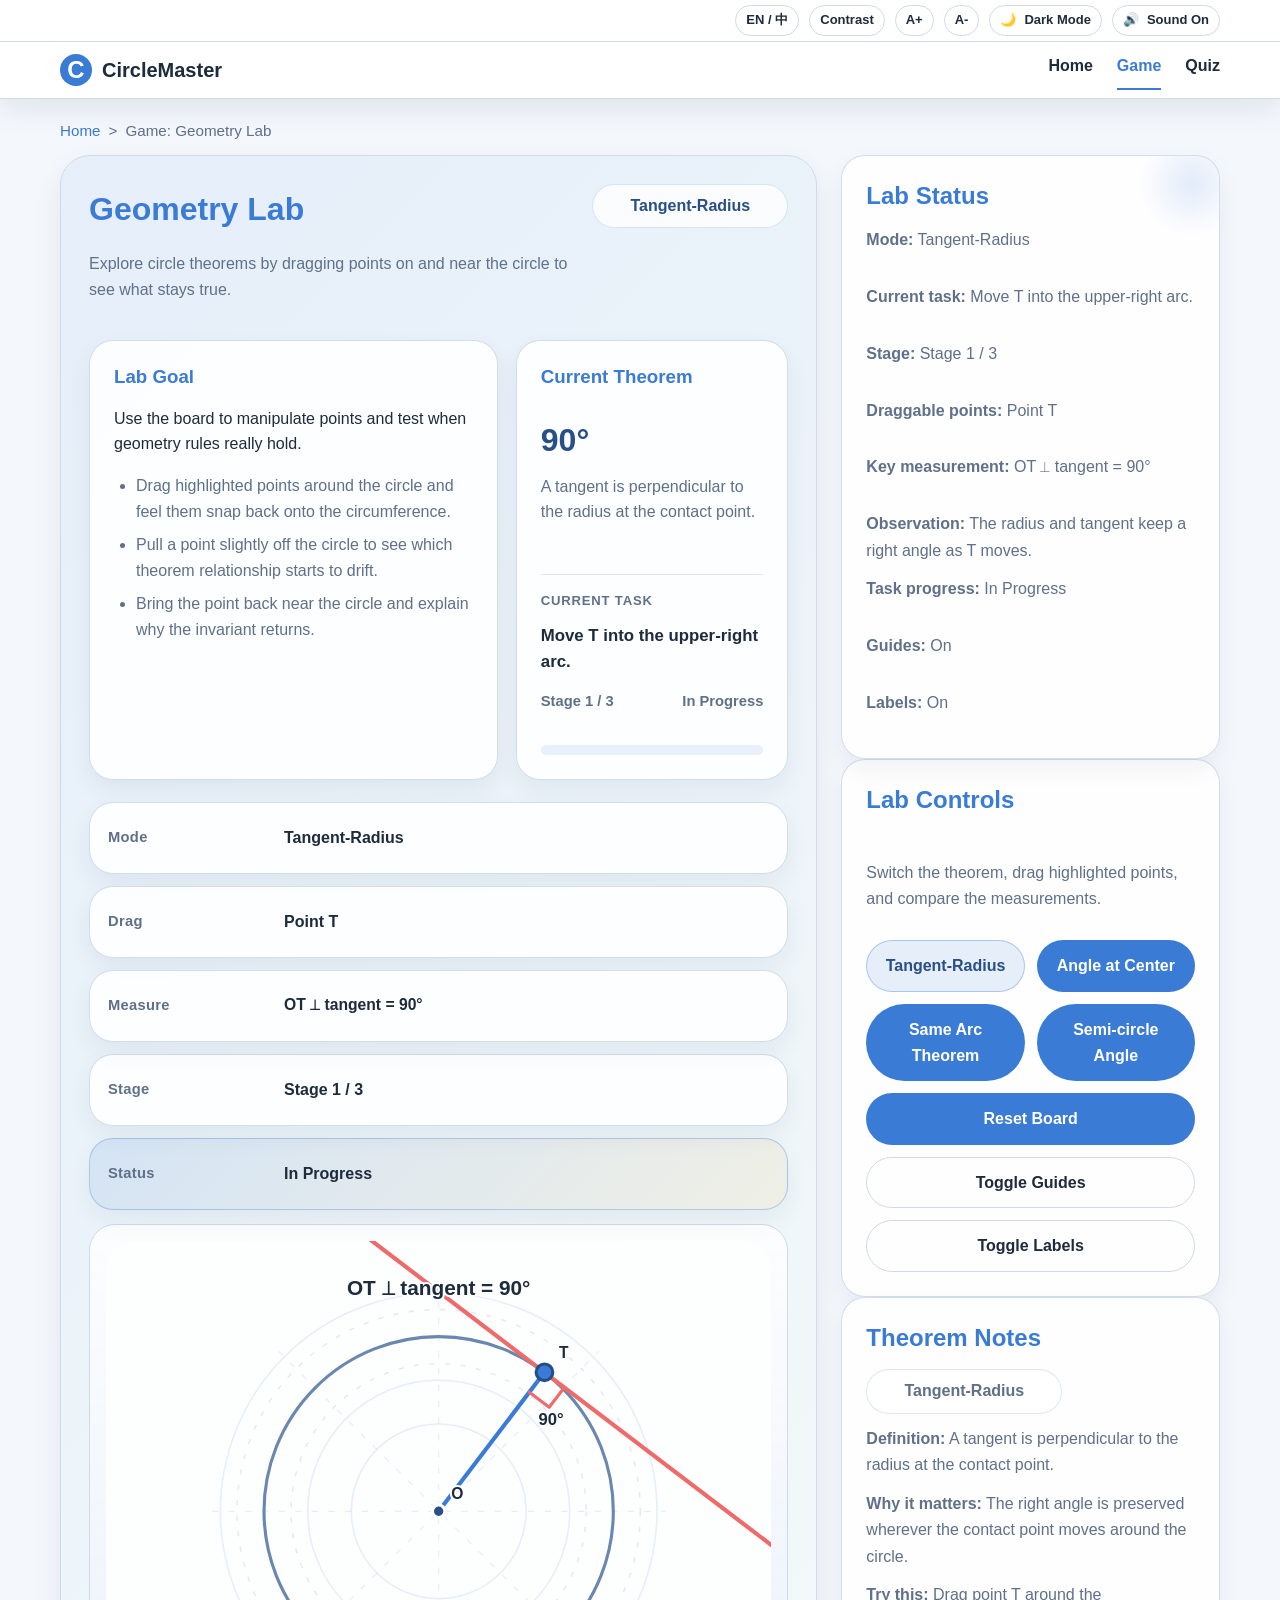
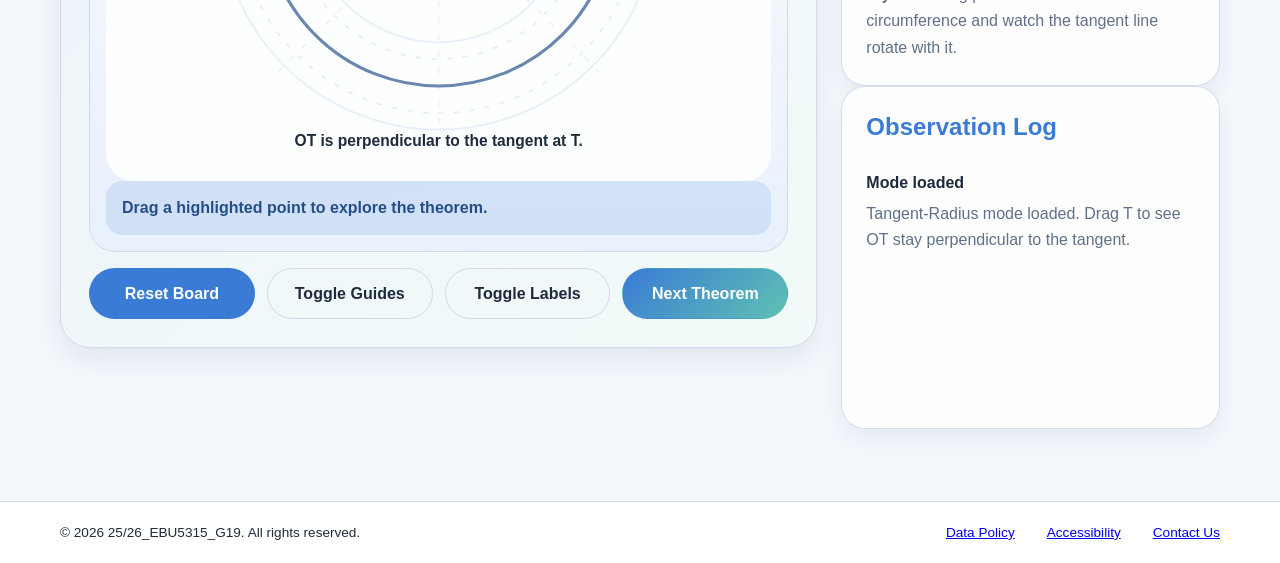
<file: game.html>
<!DOCTYPE html>
<html lang="en">
<head>
    <meta charset="UTF-8">
    <meta name="viewport" content="width=device-width, initial-scale=1.0">
    <title>CircleMaster - Geometry Lab</title>
    <link rel="stylesheet" href="css/global.css">
    <link rel="stylesheet" href="css/game.css">
</head>
<body>
    <div id="accessibility-bar">
        <div class="container">
            <button type="button" onclick="changeLanguage()" data-i18n="btn-lang">EN / 中</button>
            <button type="button" onclick="toggleContrast()" data-i18n="btn-contrast">Contrast</button>
            <button type="button" onclick="adjustFontSize(1)">A+</button>
            <button type="button" onclick="adjustFontSize(-1)">A-</button>
            <button id="theme-btn" type="button">
                <span id="theme-icon">🌙</span>
                <span id="theme-label">Dark Mode</span>
            </button>
            <button id="audio-btn" type="button">
                <span id="audio-icon">🔊</span>
                <span id="audio-label">Sound On</span>
            </button>
        </div>
    </div>

    <header>
        <div class="container header-content">
            <a href="index.html" class="logo">
                <span class="logo-icon">C</span>
                <span data-i18n="logo-text">CircleMaster</span>
            </a>
            <button class="nav-toggle" type="button" aria-expanded="false" aria-controls="game-site-nav" data-nav-toggle>
                <span class="nav-toggle-icon">☰</span>
                <span data-nav-toggle-label>Menu</span>
            </button>
            <nav id="game-site-nav" class="site-nav" data-site-nav>
                <ul class="nav-links">
                    <li><a href="index.html" data-i18n="nav-home">Home</a></li>
                    <li><a href="game.html" class="active" data-i18n="nav-game">Game</a></li>
                    <li><a href="quiz.html" data-i18n="nav-quiz">Quiz</a></li>
                </ul>
            </nav>
        </div>
    </header>

    <div class="container">
        <nav class="breadcrumb" aria-label="Breadcrumb">
            <a href="index.html" data-i18n="bc-home">Home</a>
            <span class="breadcrumb-separator" aria-hidden="true">&gt;</span>
            <span data-i18n="bc-current">Game: Geometry Lab</span>
        </nav>
    </div>

    <main class="container">
        <section class="game-layout">
            <div class="game-area">
                <div class="prototype-stage geometry-stage">
                    <div class="stage-header">
                        <div>
                            <h2 data-i18n="stage-title">Geometry Lab</h2>
                            <p data-i18n="stage-intro">Explore circle theorems by dragging points and observing what stays true.</p>
                        </div>
                        <div class="stage-badge" data-field="mode-badge">Tangent-Radius</div>
                    </div>

                    <div class="mission-grid">
                        <article class="mission-card">
                            <h3 data-i18n="mission-title">Lab Goal</h3>
                            <p data-i18n="mission-desc">Use the board to manipulate points and verify geometry rules visually.</p>
                            <ul class="objective-list">
                                <li data-i18n="mission-step-1">Drag highlighted points directly on the circle.</li>
                                <li data-i18n="mission-step-2">Observe how lines, angles, and arcs update in real time.</li>
                                <li data-i18n="mission-step-3">Use the theorem notes to explain what remains unchanged.</li>
                            </ul>
                        </article>

                        <article class="target-card task-card">
                            <h3 data-i18n="target-title">Current Theorem</h3>
                            <div class="target-value" data-field="focus-value">90°</div>
                            <div class="target-note" data-field="focus-note">A tangent is perpendicular to the radius at the contact point.</div>
                            <div class="task-divider"></div>
                            <p class="task-label" data-i18n="task-current-label">Current Task</p>
                            <div class="task-title" data-field="task-title">Move T into the upper-right arc.</div>
                            <div class="task-progress-row">
                                <span data-field="task-progress">Stage 1 / 3</span>
                                <span data-field="task-state">In Progress</span>
                            </div>
                            <div class="task-progress-bar" aria-hidden="true">
                                <span data-field="task-bar"></span>
                            </div>
                        </article>
                    </div>

                    <div class="arena-shell">
                        <div class="arena-hud">
                            <div class="hud-chip">
                                <span data-i18n="hud-mode">Mode</span>
                                <strong data-field="mode">Tangent-Radius</strong>
                            </div>
                            <div class="hud-chip">
                                <span data-i18n="hud-drag">Drag</span>
                                <strong data-field="drag">Point T</strong>
                            </div>
                            <div class="hud-chip">
                                <span data-i18n="hud-measure">Measure</span>
                                <strong data-field="measure">90°</strong>
                            </div>
                            <div class="hud-chip">
                                <span data-i18n="hud-stage">Stage</span>
                                <strong data-field="hud-stage">1 / 3</strong>
                            </div>
                            <div class="hud-chip accent">
                                <span data-i18n="hud-status">Status</span>
                                <strong data-field="status">Verified</strong>
                            </div>
                        </div>

                        <div class="arena-frame">
                            <svg id="geometry-board" viewBox="0 0 640 520" role="img" data-i18n-aria-label="board-aria-label" aria-label="Interactive geometry board"></svg>
                            <div class="status-banner info arena-message" id="arena-message" data-i18n="msg-ready">
                                Drag a highlighted point to explore the theorem.
                            </div>
                        </div>

                        <div class="arena-actions">
                            <button type="button" data-action="reset" data-i18n="btn-reset">Reset Board</button>
                            <button type="button" data-action="guides" class="secondary-btn" data-i18n="btn-guides">Toggle Guides</button>
                            <button type="button" data-action="labels" class="secondary-btn" data-i18n="btn-labels">Toggle Labels</button>
                            <button type="button" data-action="next-mode" class="accent-btn" data-i18n="btn-next">Next Theorem</button>
                        </div>
                    </div>
                </div>
            </div>

            <aside class="game-panel">
                <div class="panel-card status-card mission-status-card">
                    <h2 data-i18n="panel-status">Lab Status</h2>
                    <p><strong data-i18n="status-mode-label">Mode:</strong> <span data-field="status-mode">Tangent-Radius</span></p>
                    <p><strong data-i18n="status-task-label">Current task:</strong> <span data-field="status-task">Move T into the upper-right arc.</span></p>
                    <p><strong data-i18n="status-stage-label">Stage:</strong> <span data-field="status-stage">1 / 3</span></p>
                    <p><strong data-i18n="status-drag-label">Draggable points:</strong> <span data-field="status-drag">Point T</span></p>
                    <p><strong data-i18n="status-measure-label">Key measurement:</strong> <span data-field="status-measure">90°</span></p>
                    <p><strong data-i18n="status-observation-label">Observation:</strong> <span data-field="status-observation">The theorem relationship is holding.</span></p>
                    <p><strong data-i18n="status-progress-label">Task progress:</strong> <span data-field="status-progress">In Progress</span></p>
                    <p><strong data-i18n="status-guides-label">Guides:</strong> <span data-field="status-guides">On</span></p>
                    <p><strong data-i18n="status-labels-label">Labels:</strong> <span data-field="status-labels">On</span></p>
                </div>

                <div class="panel-card control-card">
                    <h2 data-i18n="panel-controls">Lab Controls</h2>
                    <p class="control-helper" data-i18n="controls-helper">Switch the theorem, drag highlighted points, and compare the measurements.</p>

                    <div class="mode-list">
                        <button type="button" class="mode-btn active" data-mode="tangent" data-i18n="mode-tangent">Tangent-Radius</button>
                        <button type="button" class="mode-btn" data-mode="center-angle" data-i18n="mode-center-angle">Angle at Center</button>
                        <button type="button" class="mode-btn" data-mode="same-arc" data-i18n="mode-same-arc">Same Arc Theorem</button>
                        <button type="button" class="mode-btn" data-mode="semicircle" data-i18n="mode-semicircle">Semi-circle Angle</button>
                    </div>

                    <button type="button" data-action="reset" data-i18n="btn-reset">Reset Board</button>
                    <button type="button" data-action="guides" class="secondary-btn" data-i18n="btn-guides">Toggle Guides</button>
                    <button type="button" data-action="labels" class="secondary-btn" data-i18n="btn-labels">Toggle Labels</button>
                </div>

                <div class="panel-card theorem-card-panel">
                    <h2 data-i18n="panel-theorem">Theorem Notes</h2>
                    <p class="theorem-mode-tag" data-field="theorem-mode">Tangent-Radius</p>
                    <p><strong data-i18n="theorem-definition-label">Definition:</strong> <span data-field="theorem-statement">A tangent is perpendicular to the radius at the contact point.</span></p>
                    <p><strong data-i18n="theorem-explanation-label">Why it matters:</strong> <span data-field="theorem-explanation">The right angle is preserved wherever the contact point moves.</span></p>
                    <p><strong data-i18n="theorem-hint-label">Try this:</strong> <span data-field="theorem-hint">Drag point T all the way around the circle and watch the marker stay at 90°.</span></p>
                </div>

                <div class="panel-card log-card">
                    <h2 data-i18n="panel-log">Observation Log</h2>
                    <div class="log-box" id="log-box">
                        <div class="log-empty" data-i18n="log-empty">No observations yet.</div>
                    </div>
                </div>
            </aside>
        </section>
    </main>

    <footer>
        <div class="container footer-content">
            <p data-i18n="footer-copy">© 2026 25/26_EBU5315_G19. All rights reserved.</p>
            <div class="footer-links">
                <a href="javascript:void(0)" onclick="openFooterModal('data')" data-i18n="footer-data">Data Policy</a>
                <a href="javascript:void(0)" onclick="openFooterModal('access')" data-i18n="footer-access">Accessibility</a>
                <a href="javascript:void(0)" onclick="openFooterModal('contact')" data-i18n="footer-contact">Contact Us</a>
            </div>
        </div>
    </footer>

    <div id="privacy-modal" class="modal-overlay" hidden>
        <div class="modal-content privacy-box">
            <button type="button" class="close-modal" onclick="togglePrivacyModal(false)" aria-label="Close dialog">&times;</button>
            <div id="privacy-body"></div>
            <button type="button" class="modal-close-btn" onclick="togglePrivacyModal(false)">OK / 确定</button>
        </div>
    </div>

    <script src="js/game.js"></script>
</body>
</html>
</file>
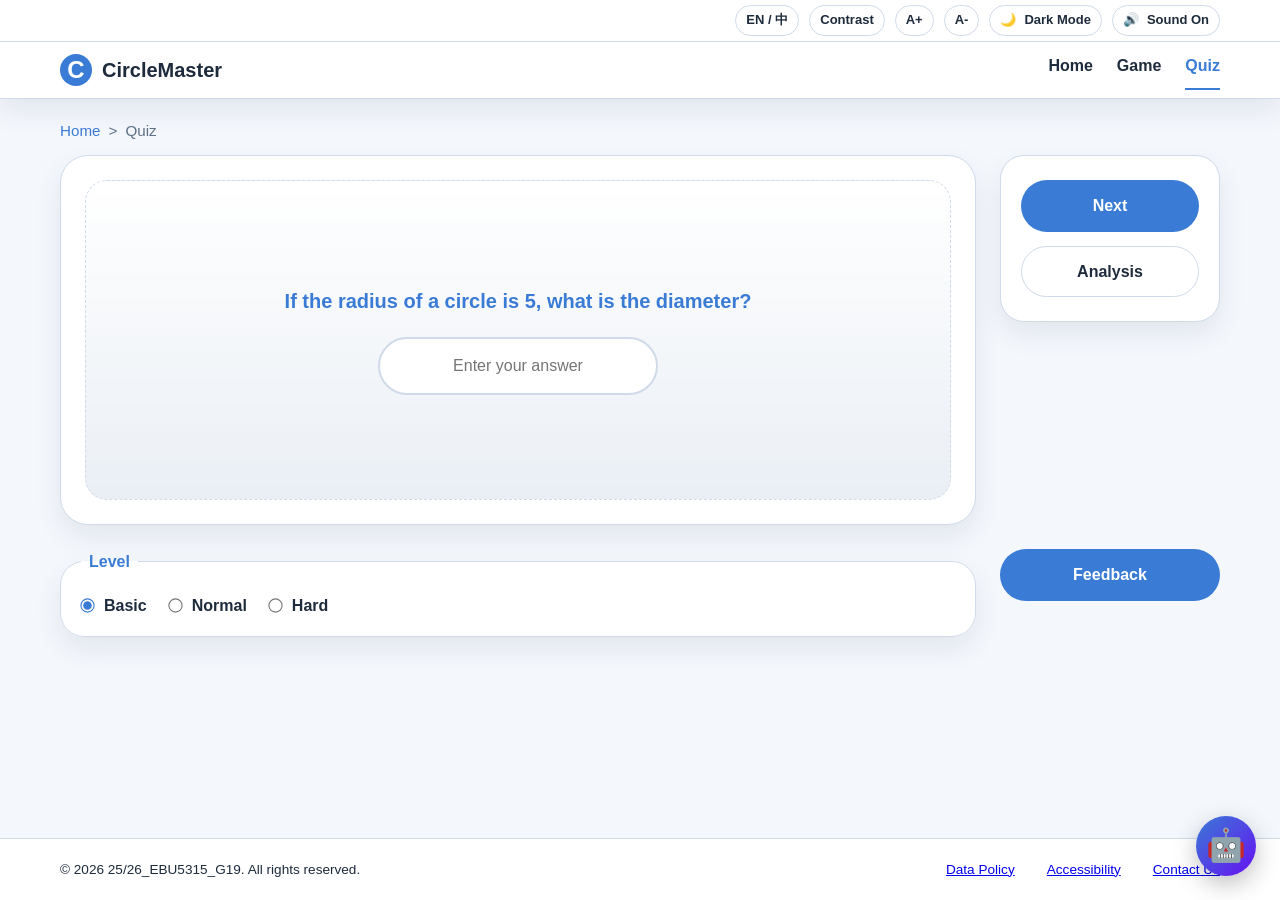
<file: quiz.html>
<!DOCTYPE html>
<html lang="en">
<head>
    <meta charset="UTF-8">
    <meta name="viewport" content="width=device-width, initial-scale=1.0">
    <title>CircleMaster - Interactive Geometry Learning</title>
    <link rel="stylesheet" href="css/global.css">
    <link rel="stylesheet" href="css/quiz.css">
</head>
<body>
    <div id="accessibility-bar">
        <div class="container">
            <button type="button" onclick="changeLanguage()" data-i18n="btn-lang">EN / 中</button>
            <button type="button" onclick="toggleContrast()" data-i18n="btn-contrast">Contrast</button>
            <button type="button" onclick="adjustFontSize(1)">A+</button>
            <button type="button" onclick="adjustFontSize(-1)">A-</button>
            <button id="theme-btn" type="button">
                <span id="theme-icon">🌙</span>
                <span id="theme-label">Dark Mode</span>
            </button>
            <button id="audio-btn" type="button">
                <span id="audio-icon">🔊</span>
                <span id="audio-label">Sound On</span>
            </button>
        </div>
    </div>
    <header>
        <div class="container header-content">
            <a href="index.html" class="logo">
                <span class="logo-icon">C</span> <span data-i18n="logo-text">CircleMaster</span>
            </a>
            <button class="nav-toggle" type="button" aria-expanded="false" aria-controls="quiz-site-nav" data-nav-toggle>
                <span class="nav-toggle-icon">☰</span>
                <span data-nav-toggle-label>Menu</span>
            </button>
            <nav id="quiz-site-nav" class="site-nav" data-site-nav>
                <ul class="nav-links">
                    <li><a href="index.html" data-i18n="nav-home">Home</a></li>
                    <li><a href="game.html" data-i18n="nav-game">Game</a></li>
                    <li><a href="quiz.html" class="active" data-i18n="nav-quiz">Quiz</a></li>
                </ul>
            </nav>
        </div>
    </header>
    <div class="container">
        <nav class="breadcrumb" aria-label="Breadcrumb">
            <a href="index.html" data-i18n="bc-home">Home</a>
            <span class="breadcrumb-separator" aria-hidden="true">&gt;</span>
            <span data-i18n="bc-current">Quiz</span>
        </nav>
    </div>
    <main class="container">
        <section class="quiz-layout">
            <div class="quiz-area">
                <form id="quiz-form" autocomplete="off" onsubmit="return false;">
                    <div id="circle-canvas" aria-live="polite">
                        <label for="answer-input" class="visually-hidden">Answer Input</label>
                        <p>[ Quiz Area ]</p>
                        <input id="answer-input" type="text" placeholder="Enter your answer" aria-label="Enter your answer">
                    </div>
                </form>
            </div>
            <aside class="quiz-panel">
                <div class="panel-card control-card">
                    <button id="next-btn" type="button" aria-label="Next">Next</button>
                    <button id="analysis-btn" type="button" class="secondary-btn" aria-label="Analysis">Analysis</button>
                </div>
            </aside>
            <fieldset class="level-fieldset">
                <legend>Level</legend>
                <input type="radio" id="level-basic" name="Level" value="basic">
                <label for="level-basic">Basic</label>
                <input type="radio" id="level-normal" name="Level" value="normal">
                <label for="level-normal">Normal</label>
                <input type="radio" id="level-hard" name="Level" value="hard">
                <label for="level-hard">Hard</label>
            </fieldset>
            <button id="feedback-btn" type="button" aria-label="Feedback">Feedback</button>
        </section>
    </main>

<!-- =========================================
         AI 助手组件 - 统一复刻版
         ========================================= -->

    <!-- 1. 悬浮触发按钮 -->
    <div id="chat-toggle-btn" onclick="toggleChat()">🤖</div>

    <!-- 2. AI 聊天窗口 -->
    <div id="ai-chat-widget" style="display: none;">
        <div class="chat-header">
            <span data-i18n="chat-header">Circle AI Tutor</span>
            <div style="float:right">
                <!-- 🗑️ 垃圾桶：触发确认弹窗 -->
                <button onclick="confirmClearChat()" style="background:none;border:none;color:white;cursor:pointer;font-size:1.1rem;">🗑️</button>
                <!-- ✕ 关闭按钮 -->
                <button onclick="toggleChat()" style="background:none;border:none;color:white;cursor:pointer;font-size:1.1rem;margin-left:10px;">✕</button>
            </div>
        </div>
        <div class="chat-body" id="chat-body">
            <p><strong data-i18n="chat-ai">AI:</strong> <span data-i18n="chat-welcome">Hi! Type "Contact" to message us!</span></p>
        </div>
        <div class="chat-input">
            <input type="text" id="chat-input" data-i18n-placeholder="chat-placeholder" placeholder="Type here...">
        </div>
    </div>

    <!-- 3. 二次确认弹窗 (清空历史) -->
    <div id="confirm-modal" class="modal-overlay" style="display: none;">
        <div class="modal-content">
            <h3 data-i18n="modal-title">Confirm?</h3>
            <p data-i18n="modal-desc">Clear all messages?</p>
            <div style="margin-top:20px; display:flex; justify-content:center; gap:12px;">
                <button onclick="executeClear()" class="btn-danger" data-i18n="btn-confirm">Delete</button>
                <button onclick="closeModal()" class="control-btn" data-i18n="btn-cancel">Cancel</button>
            </div>
        </div>
    </div>

    <footer>
        <div class="container footer-content">
            <p data-i18n="footer-copy">© 2026 25/26_EBU5315_G19. All rights reserved.</p>
            <div class="footer-links">
                <a href="javascript:void(0)" onclick="openFooterModal('data')" data-i18n="footer-data">Data Policy</a>
                <a href="javascript:void(0)" onclick="openFooterModal('access')" data-i18n="footer-access">Accessibility</a>
                <a href="javascript:void(0)" onclick="openFooterModal('contact')" data-i18n="footer-contact">Contact Us</a>
            </div>
        </div>
    </footer>


    <div id="privacy-modal" class="modal-overlay" hidden>
        <div class="modal-content privacy-box">
            <button type="button" class="close-modal" onclick="togglePrivacyModal(false)" aria-label="Close dialog">&times;</button>
            <div id="privacy-body"></div>
            <button type="button" class="modal-close-btn" onclick="togglePrivacyModal(false)">OK / 确定</button>
        </div>
    </div>
    <script src="js/quiz.js"></script>
</body>
</html>
</file>
<file: css/global.css>
:root {
    --primary-color: #3a7bd5;
    --primary-hover: #2b5fa8;
    --primary-blue: #3a7bd5;
    --primary-blue-deep: #284f86;
    --secondary-line: #5fc1b3;
    --bg-color: #f4f7fc;
    --text-color: #1e2b3c;
    --muted-text: #5f7088;
    --card-bg: #ffffff;
    --header-bg: #ffffff;
    --footer-bg: #ffffff;
    --footer-text: #1e2b3c;
    --border-color: #d0dae8;
    --secondary-bg: #e9eef4;
    --shadow: 0 12px 28px rgba(18, 36, 67, 0.08);
    --font-size-base: 16px;
}

[data-theme="dark"] {
    --primary-color: #7db0ff;
    --primary-hover: #9bc0ff;
    --primary-blue: #7db0ff;
    --primary-blue-deep: #d8e6ff;
    --bg-color: #121826;
    --text-color: #e3e9f2;
    --muted-text: #a8b7cc;
    --card-bg: #1f2a3c;
    --header-bg: #1f2a3c;
    --footer-bg: #1f2a3c;
    --footer-text: #e3e9f2;
    --border-color: #33435d;
    --secondary-bg: #253246;
    --shadow: 0 16px 36px rgba(0, 0, 0, 0.28);
}

/* =========================================
   终极版：黄紫黑高对比度方案 (核能级覆盖)
   ========================================= */

/* =========================================
   Version 3.5.b: 精简版高对比度 (黄紫黑方案)
   ========================================= */

[data-a11y="high-contrast"] {
    --primary-color: #ffcc00 !important;  /* 橙黄色 */
    --primary-blue: #ffcc00 !important;
    --accent-purple: #bf00ff !important;  /* 亮紫色 */
    --bg-color: #000000 !important;
    --text-color: #ffffff !important;
    --card-bg: #000000 !important;
    --header-bg: #000000 !important;
    --footer-bg: #000000 !important;
    --border-color: #ffcc00 !important;
    --shadow: none !important;
}

/* 1. 【核心：删掉多余框框】取消结构性容器的边框和底色 */
[data-a11y="high-contrast"] div,
[data-a11y="high-contrast"] section,
[data-a11y="high-contrast"] main,
[data-a11y="high-contrast"] .container,
[data-a11y="high-contrast"] .header-content {
    background-color: transparent !important;
    border: none !important; /* 核心：删掉那些讨厌的线条 */
    box-shadow: none !important;
}

/* 2. 【核心：彩色字转橙黄】高对比度下不使用渐变 */
[data-a11y="high-contrast"] .section-title,
[data-a11y="high-contrast"] .highlight {
    background: none !important;
    -webkit-text-fill-color: #ffcc00 !important; /* 强制变橙黄色 */
    color: #ffcc00 !important;
    font-weight: 900 !important;
}

/* 3. 【精准留边】只给真正的卡片组件留边框 */
[data-a11y="high-contrast"] .theorem-card,
[data-a11y="high-contrast"] .bio-card,
[data-a11y="high-contrast"] .accordion-item,
[data-a11y="high-contrast"] #ai-chat-widget,
[data-a11y="high-contrast"] .video-container {
    background-color: #000000 !important;
    border: 2px solid #bf00ff !important; /* 紫色主边框，很有质感 */
    border-radius: 15px !important;
    padding: 20px !important;
}

/* 4. 按钮：亮黄底黑字 */
[data-a11y="high-contrast"] button:not(.close-modal),
[data-a11y="high-contrast"] .pro-btn,
[data-a11y="high-contrast"] .btn-danger,
[data-a11y="high-contrast"] .learn-more {
    background: #ffcc00 !important;
    color: #000000 !important;
    border: 2px solid #ffffff !important;
    opacity: 1 !important;
}

/* 5. 修正文字颜色 */
[data-a11y="high-contrast"] p,
[data-a11y="high-contrast"] span,
[data-a11y="high-contrast"] h3,
[data-a11y="high-contrast"] li {
    color: #ffffff !important;
}

/* 6. 图形线条变白 */
[data-a11y="high-contrast"] svg * {
    stroke: #ffffff !important;
}

/* 7. 【SVG 几何图形修复】 */
[data-a11y="high-contrast"] svg * {
    stroke: #ffffff !important; /* 线条变白 */
}
[data-a11y="high-contrast"] svg text {
    fill: #ffff00 !important; /* 图形内文字变黄 */
}

[data-a11y="high-contrast"] .theorem-card,
[data-a11y="high-contrast"] .accordion-item,
[data-a11y="high-contrast"] .accordion-content,
[data-a11y="high-contrast"] .demo-container,
[data-a11y="high-contrast"] .info-container {
    background-color: #000 !important;
    background-image: none !important; /* 关键：必须关掉同伴加的渐变色，底色才会变纯黑 */
    color: #ffffff !important;
}

/* 确保页眉和工具栏在高对比度下是不透明的黑底 */
[data-a11y="high-contrast"] header,
[data-a11y="high-contrast"] #accessibility-bar {
    background-color: #000 !important;
    border-bottom: 2px solid #ffcc00 !important; /* 给页眉加一条明显的黄色底线 */
    opacity: 1 !important;
}

/* 详情页内部标题变黄色 */
[data-a11y="high-contrast"] .info-container h3 {
    color: #ffcc00 !important;
    border-bottom: 1px solid #bf00ff !important; /* 配一个紫色的细底线 */
    padding-bottom: 5px;
}

/* 核心要点的小方块边框变黄色 */
[data-a11y="high-contrast"] .property-item {
    border-color: #ffcc00 !important;
    color: #ffffff !important;
}

/* 面包屑导航的当前位置变黄色 */
[data-a11y="high-contrast"] .breadcrumb #active-theorem-name {
    color: #ffcc00 !important;
}

/* 精准把 Game 和 Quiz 的灰色块变黑，并加上你的紫色边框 */
[data-a11y="high-contrast"] .lab-goal,
[data-a11y="high-contrast"] .lab-status,
[data-a11y="high-contrast"] .current-theorem,
[data-a11y="high-contrast"] .quiz-main,
[data-a11y="high-contrast"] .level-selector {
    background-color: #000 !important;
    background-image: none !important; /* 必须去掉背景图/渐变 */
    border: 2px solid #bf00ff !important; /* 统一成你喜欢的紫色边框 */
    color: #ffffff !important;
}
/* 把所有卡片的小标题统一变黄，增加活力 */
[data-a11y="high-contrast"] h3 {
    color: #ffcc00 !important;
}
/* 精准修正：强制无障碍工具栏按钮内的文字和图标为黑色 */
[data-a11y="high-contrast"] #accessibility-bar button,
[data-a11y="high-contrast"] #accessibility-bar button span {
    color: #000000 !important;
}

/* 如果有图标也确保是黑色 */
[data-a11y="high-contrast"] #accessibility-bar button i,
[data-a11y="high-contrast"] #accessibility-bar button svg {
    fill: #000000 !important;
    stroke: #000000 !important;
}

* {
    box-sizing: border-box;
}

[hidden] {
    display: none !important;
}

.modal-overlay[hidden] {
    display: none !important;
    pointer-events: none !important;
}

html {
    font-size: 100%;
}

body {
    margin: 0;
    min-height: 100vh;
    display: flex;
    flex-direction: column;
    background: var(--bg-color);
    color: var(--text-color);
    font-size: var(--font-size-base);
    font-family: "Segoe UI", Tahoma, sans-serif;
    line-height: 1.6;
    transition: background 0.25s ease, color 0.25s ease;
}

main {
    flex: 1;
}

main.container {
    padding-bottom: 72px;
}

.container {
    width: 100%;
    max-width: 1200px;
    margin: 0 auto;
    padding: 0 20px;
}

#accessibility-bar {
    background: var(--card-bg);
    border-bottom: 1px solid var(--border-color);
    padding: 5px 0;
    /* 新增以下三行 */
    position: sticky;
    top: 0;
    z-index: 5000;
}

#accessibility-bar .container {
    display: flex;
    justify-content: flex-end;
    gap: 10px;
    flex-wrap: wrap;
}

#accessibility-bar button,
.nav-toggle,
.modal-close-btn {
    display: inline-flex;
    align-items: center;
    justify-content: center;
    gap: 8px;
    border: 1px solid var(--border-color);
    border-radius: 999px;
    padding: 4px 10px;
    background: transparent;
    color: var(--text-color);
    font: inherit;
    font-weight: 600;
    cursor: pointer;
    transition: background 0.2s ease, color 0.2s ease, border-color 0.2s ease, transform 0.2s ease;
    font-size: 13px !important;
}

#accessibility-bar button:hover,
#accessibility-bar button:focus-visible,
.nav-toggle:hover,
.nav-toggle:focus-visible,
.modal-close-btn:hover,
.modal-close-btn:focus-visible {
    background: var(--primary-blue);
    color: #ffffff;
    border-color: var(--primary-blue);
    transform: translateY(-1px);
}

header {
    background: var(--header-bg);
    border-bottom: 1px solid var(--border-color);
    box-shadow: var(--shadow);
    padding: 8px 0;
    margin-bottom: 0;
    /* 新增以下三行 */
    position: sticky;
    top: 41px; /* 这个值是工具栏的高度 */
    z-index: 4000;
}

.header-content {
    display: flex;
    align-items: center;
    justify-content: space-between;
    gap: 20px;
    flex-wrap: wrap;
}

.logo {
    display: flex;
    align-items: center;
    gap: 10px;
    color: var(--text-color);
    text-decoration: none;
    font-size: 20px !important; /* 这里由 1.75rem 改为固定的 20px */
    font-weight: 700;
}

.logo-icon {
    width: 32px;
    height: 32px;
    border-radius: 50%;
    display: flex;
    align-items: center;
    justify-content: center;
    background: var(--primary-blue);
    color: #ffffff;
    font-size: 1.5rem;
}

.nav-toggle {
    display: none;
}

.nav-toggle-icon {
    font-size: 1rem;
    line-height: 1;
}

.site-nav {
    display: flex;
    align-items: center;
}

.nav-links {
    list-style: none;
    display: flex;
    gap: 24px;
    margin: 0;
    padding: 0;
}

.nav-links a {
    display: inline-flex;
    align-items: center;
    min-height: 40px;
    color: var(--text-color);
    text-decoration: none;
    font-weight: 600;
    padding-bottom: 6px;
    border-bottom: 2px solid transparent;
    transition: color 0.2s ease, border-color 0.2s ease, background 0.2s ease;
    font-size: 16px !important;
}

.nav-links a.active,
.nav-links a:hover,
.nav-links a:focus-visible {
    color: var(--primary-blue);
    border-bottom-color: var(--primary-blue);
}

.breadcrumb {
    display: flex;
    align-items: center;
    flex-wrap: wrap;
    gap: 8px;
    margin: 20px 0 12px;
    color: var(--muted-text);
    font-size: 0.95rem;
}

.breadcrumb a {
    color: var(--primary-blue);
    text-decoration: none;
}

.breadcrumb-separator {
    color: var(--muted-text);
}

/* --- global.css 修改部分 --- */

footer {
    margin-top: auto;
    background: var(--footer-bg);
    border-top: 1px solid var(--border-color);
    /* 1. 高度再缩小：将之前的 12px 改为 6px (或者 4px) */
    padding: 6px 0;
}

.footer-content {
    display: flex;
    justify-content: space-between;
    align-items: center;
    gap: 16px;
    flex-wrap: wrap;
    font-size: 0.85rem;
}

.footer-links {
    display: flex;
    align-items: center;
    /* 2. 词组间距变大：将原来的 16px 改为 32px (或根据视觉需求调大) */
    gap: 32px;
    flex-wrap: wrap;
}

.modal-overlay {
    position: fixed;
    inset: 0;
    display: flex;
    align-items: center;
    justify-content: center;
    padding: 24px;
    background: rgba(0, 0, 0, 0.72);
    backdrop-filter: blur(6px);
    z-index: 4000;
}

.modal-content {
    position: relative;
    width: min(560px, 100%);
    background: var(--card-bg);
    color: var(--text-color);
    border: 1px solid var(--border-color);
    border-radius: 24px;
    box-shadow: var(--shadow);
    padding: 28px;
}

.privacy-box {
    text-align: left;
}

.privacy-box h2,
.privacy-box h3 {
    color: var(--primary-blue);
    margin-top: 0;
}

.privacy-box ul {
    padding-left: 20px;
    margin: 14px 0;
}

.privacy-box li {
    margin-bottom: 10px;
}

.preference-note {
    margin-top: 18px;
    padding: 14px 16px;
    border-radius: 16px;
    background: var(--secondary-bg);
    border: 1px solid var(--border-color);
}

.close-modal {
    position: absolute;
    top: 14px;
    right: 18px;
    border: none;
    background: transparent;
    color: var(--muted-text);
    font-size: 1.6rem;
    line-height: 1;
    cursor: pointer;
}

.close-modal:hover,
.close-modal:focus-visible {
    color: var(--primary-blue);
}

.modal-close-btn {
    margin-top: 18px;
}

.visually-hidden {
    position: absolute;
    width: 1px;
    height: 1px;
    padding: 0;
    margin: -1px;
    overflow: hidden;
    clip: rect(0, 0, 0, 0);
    white-space: nowrap;
    border: 0;
}

@media (max-width: 760px) {
    .container {
        padding: 0 16px;
    }

    .header-content {
        align-items: flex-start;
    }

    .nav-toggle {
        display: inline-flex;
    }

    .site-nav {
        display: none;
        width: 100%;
    }

    .site-nav.is-open {
        display: block;
    }

    .nav-links {
        flex-direction: column;
        width: 100%;
        gap: 8px;
        padding: 12px;
        border: 1px solid var(--border-color);
        border-radius: 20px;
        background: var(--card-bg);
        box-shadow: var(--shadow);
    }

    .nav-links a {
        width: 100%;
        padding: 10px 12px;
        border-bottom: none;
        border-radius: 12px;
    }

    .nav-links a.active,
    .nav-links a:hover,
    .nav-links a:focus-visible {
        border-bottom-color: transparent;
        background: rgba(58, 123, 213, 0.12);
    }

    .footer-content,
    .footer-links {
        width: 100%;
        flex-direction: column;
        align-items: flex-start;
    }

    .breadcrumb {
        margin-top: 16px;
    }
}
/* =========================================
   全站统一：AI 助手悬浮球 (好好改版)
   ========================================= */

#chat-toggle-btn {
    position: fixed;
    right: 24px;
    bottom: 24px;
    width: 60px;  /* 强制固定宽度 */
    height: 60px; /* 强制固定高度 */

    /* 1. 背景：使用你喜欢的蓝紫渐变，非常有科技感 */
    background: linear-gradient(135deg, var(--primary-blue), #6610f2);

    /* 2. 形状：纯圆 */
    border-radius: 50%;

    /* 3. 居中：让里的小头居中 */
    display: flex;
    align-items: center;
    justify-content: center;

    /* 4. 阴影：让它“飘”在网页上面 */
    box-shadow: 0 8px 25px rgba(0, 0, 0, 0.25);

    /* 5. 交互：鼠标悬停变大，并置于最顶层 */
    cursor: pointer;
    z-index: 9999 !important; /* 确保它在所有内容（包括 Footer）之上 */
    transition: all 0.3s cubic-bezier(0.175, 0.885, 0.32, 1.275);

    /* 6. 字体大小：如果是 Emoji 的话 */
    font-size: 32px;
}

#chat-toggle-btn:hover {
    transform: scale(1.1) rotate(5deg);
    box-shadow: 0 12px 30px rgba(0, 0, 0, 0.35);
}

/* 7. 让按钮在黑夜模式下发光 */
[data-theme="dark"] #chat-toggle-btn {
    box-shadow: 0 0 15px rgba(102, 16, 242, 0.6);
}

/* 8. AI 助手心跳动画 (更显灵动) */
#chat-toggle-btn {
    animation: robot-float 3s ease-in-out infinite;
}

@keyframes robot-float {
    0%, 100% { transform: translateY(0); }
    50% { transform: translateY(-8px); }
}
</file>
<file: css/game.css>
:root {
    --stage-glow: linear-gradient(135deg, rgba(58, 123, 213, 0.16), rgba(47, 181, 163, 0.08));
    --board-bg: #fdfefe;
    --board-grid: rgba(58, 123, 213, 0.12);
    --board-circle: #6a87af;
    --radius-color: #3a7bd5;
    --tangent-color: #ef6b6b;
    --arc-color: #f3b957;
    --point-fill: #3a7bd5;
    --point-fixed: #ffffff;
    --point-stroke: #244f86;
    --success-bg: rgba(46, 204, 113, 0.14);
    --success-text: #247245;
    --info-bg: rgba(58, 123, 213, 0.14);
    --info-text: #244f86;
    --error-bg: rgba(231, 76, 60, 0.14);
    --error-text: #a53a2f;
}

[data-theme="dark"] {
    --stage-glow: linear-gradient(135deg, rgba(90, 156, 255, 0.22), rgba(47, 181, 163, 0.12));
    --board-bg: #162031;
    --board-grid: rgba(125, 176, 255, 0.14);
    --board-circle: #9ab9eb;
    --radius-color: #7db0ff;
    --tangent-color: #ff8b7d;
    --arc-color: #f4c86d;
    --point-fill: #7db0ff;
    --point-fixed: #1f2a3c;
    --point-stroke: #dce7f8;
    --success-bg: rgba(46, 204, 113, 0.16);
    --success-text: #9de4b6;
    --info-bg: rgba(90, 156, 255, 0.16);
    --info-text: #bcd7ff;
    --error-bg: rgba(255, 139, 125, 0.16);
    --error-text: #ffc1ba;
}

.game-layout {
    display: grid;
    grid-template-columns: minmax(0, 2fr) minmax(290px, 1fr);
    gap: 24px;
    align-items: start;
}

.game-area,
.game-panel {
    min-width: 0;
}

.prototype-stage {
    position: relative;
    background: var(--card-bg);
    border: 1px solid var(--border-color);
    border-radius: 30px;
    padding: 28px;
    box-shadow: var(--shadow);
    overflow: hidden;
}

.geometry-stage::before {
    content: "";
    position: absolute;
    inset: 0;
    background: var(--stage-glow);
    opacity: 0.8;
    pointer-events: none;
}

.stage-header,
.mission-grid,
.arena-shell {
    position: relative;
    z-index: 1;
}

.stage-header {
    display: flex;
    justify-content: space-between;
    align-items: flex-start;
    gap: 20px;
    margin-bottom: 22px;
}

.stage-header h2 {
    margin: 0 0 10px;
    color: var(--primary-blue);
    font-size: 2rem;
}

.stage-header p,
.objective-list li,
.target-note,
.control-helper,
.log-empty,
.log-text,
.status-card p,
.theorem-card-panel p {
    color: var(--muted-text);
}

.stage-badge,
.theorem-mode-tag {
    align-self: flex-start;
    display: inline-flex;
    align-items: center;
    justify-content: center;
    min-width: 196px;
    min-height: 42px;
    background: rgba(255, 255, 255, 0.78);
    color: var(--primary-blue-deep);
    border: 1px solid rgba(58, 123, 213, 0.18);
    border-radius: 999px;
    padding: 8px 14px;
    font-weight: 700;
    text-align: center;
    white-space: nowrap;
}

[data-theme="dark"] .stage-badge,
[data-theme="dark"] .theorem-mode-tag {
    background: rgba(18, 24, 38, 0.55);
}

.mission-grid {
    display: grid;
    grid-template-columns: minmax(0, 1.5fr) minmax(220px, 1fr);
    gap: 18px;
    margin-bottom: 22px;
}

.mission-card,
.target-card,
.panel-card,
.hud-chip {
    background: rgba(255, 255, 255, 0.88);
    border: 1px solid rgba(208, 218, 232, 0.9);
    border-radius: 24px;
    box-shadow: 0 10px 24px rgba(18, 36, 67, 0.06);
}

.mission-card,
.target-card,
.panel-card {
    min-height: 100%;
}

[data-theme="dark"] .mission-card,
[data-theme="dark"] .target-card,
[data-theme="dark"] .panel-card,
[data-theme="dark"] .hud-chip {
    background: rgba(31, 42, 60, 0.9);
    border-color: rgba(74, 96, 131, 0.6);
}

.mission-card,
.target-card,
.panel-card,
.hud-chip {
    padding: 24px;
}

.mission-card h3,
.target-card h3,
.panel-card h2 {
    margin: 0 0 16px;
    color: var(--primary-blue);
    line-height: 1.3;
}

.objective-list {
    margin: 14px 0 0;
    padding-left: 22px;
}

.objective-list li + li {
    margin-top: 8px;
}

.task-card {
    display: flex;
    flex-direction: column;
    gap: 12px;
    min-height: 276px;
}

.target-value {
    min-height: 44px;
    display: flex;
    align-items: center;
    font-size: 2rem;
    font-weight: 800;
    line-height: 1;
    color: var(--primary-blue-deep);
}

.target-note {
    min-height: 78px;
    display: flex;
    align-items: flex-start;
}

.task-divider {
    height: 1px;
    background: rgba(58, 123, 213, 0.16);
    margin: 10px 0 4px;
}

.task-label {
    margin: 0;
    color: var(--muted-text);
    font-size: 0.82rem;
    font-weight: 700;
    letter-spacing: 0.06em;
    text-transform: uppercase;
    line-height: 1.5;
}

.task-title {
    color: var(--text-color);
    font-size: 1.05rem;
    font-weight: 700;
    line-height: 1.55;
    min-height: 3.3em;
}

.task-progress-row {
    display: flex;
    justify-content: space-between;
    gap: 12px;
    color: var(--muted-text);
    font-size: 0.92rem;
    font-weight: 700;
    line-height: 1.5;
    min-height: 2.9em;
    align-items: flex-start;
}

.task-progress-bar {
    width: 100%;
    height: 10px;
    border-radius: 999px;
    background: rgba(58, 123, 213, 0.1);
    overflow: hidden;
}

.task-progress-bar span {
    display: block;
    height: 100%;
    width: 0;
    border-radius: inherit;
    background: linear-gradient(90deg, var(--primary-blue), var(--secondary-line));
    transition: width 0.25s ease;
}

.arena-hud {
    display: grid;
    grid-template-columns: 1fr;
    gap: 12px;
    margin-bottom: 14px;
}

.hud-chip {
    display: grid;
    grid-template-columns: minmax(92px, 160px) minmax(0, 1fr);
    gap: 16px;
    align-items: center;
    min-height: 72px;
    padding: 16px 18px;
}

.hud-chip span {
    color: var(--muted-text);
    font-size: 0.92rem;
    line-height: 1.45;
    align-self: center;
    font-weight: 700;
    letter-spacing: 0.02em;
}

.hud-chip strong {
    color: var(--text-color);
    font-size: 1rem;
    text-align: left;
    line-height: 1.45;
    min-width: 0;
    overflow-wrap: anywhere;
    display: block;
}

.hud-chip[data-field],
.hud-chip:has([data-field="measure"]),
.hud-chip:has([data-field="status"]),
.hud-chip:has([data-field="drag"]),
.hud-chip:has([data-field="mode"]) {
    contain: layout;
}

.hud-chip strong[data-field="measure"] {
    font-size: 0.98rem;
}

.hud-chip strong[data-field="status"] {
    justify-self: stretch;
}

.hud-chip.accent {
    border-color: rgba(58, 123, 213, 0.32);
    background: linear-gradient(135deg, rgba(58, 123, 213, 0.12), rgba(243, 185, 87, 0.12));
}

.arena-frame {
    background: linear-gradient(180deg, rgba(255, 255, 255, 0.82), rgba(232, 240, 252, 0.95));
    border: 1px solid var(--border-color);
    border-radius: 26px;
    padding: 16px;
    margin-bottom: 16px;
}

[data-theme="dark"] .arena-frame {
    background: linear-gradient(180deg, rgba(20, 29, 45, 0.98), rgba(22, 32, 49, 0.96));
}

#geometry-board {
    width: 100%;
    height: auto;
    display: block;
    border-radius: 22px;
    touch-action: none;
    user-select: none;
}

.board-backdrop {
    fill: var(--board-bg);
}

.board-grid,
.board-axis {
    fill: none;
    stroke: var(--board-grid);
}

.board-grid {
    stroke-width: 1.5;
}

.board-axis {
    stroke-width: 1.2;
    stroke-dasharray: 6 10;
}

.board-circle {
    fill: none;
    stroke: var(--board-circle);
    stroke-width: 3;
}

.snap-zone {
    fill: none;
    stroke: rgba(58, 123, 213, 0.14);
    stroke-width: 1.5;
    stroke-dasharray: 5 10;
}

.board-diameter {
    stroke: var(--board-circle);
    stroke-width: 3;
    stroke-dasharray: 8 8;
}

.geom-line-radius,
.geom-line-chord,
.geom-line-secondary,
.geom-line-tangent {
    fill: none;
    stroke-linecap: round;
    stroke-linejoin: round;
}

.geom-line-radius {
    stroke: var(--radius-color);
    stroke-width: 4;
}

.geom-line-tangent {
    stroke: var(--tangent-color);
    stroke-width: 4;
}

.geom-line-chord {
    stroke: var(--secondary-line);
    stroke-width: 3.5;
}

.geom-line-secondary {
    stroke: rgba(58, 123, 213, 0.72);
    stroke-width: 3;
}

.geom-arc-highlight,
.geom-angle,
.geom-angle-secondary,
.geom-angle-right {
    fill: none;
    stroke-linecap: round;
    stroke-linejoin: round;
}

.geom-arc-highlight {
    stroke: var(--arc-color);
    stroke-width: 8;
}

.geom-angle {
    stroke: var(--arc-color);
    stroke-width: 4;
}

.geom-angle-secondary {
    stroke: var(--tangent-color);
    stroke-width: 4;
}

.geom-angle-right {
    stroke: var(--tangent-color);
    stroke-width: 3;
}

.measure-label,
.point-label,
.board-equation,
.board-caption {
    fill: var(--text-color);
    font-weight: 700;
    paint-order: stroke;
    stroke: var(--board-bg);
    stroke-width: 4px;
    stroke-linejoin: round;
}

.measure-label {
    font-size: 16px;
}

.point-label {
    font-size: 15px;
}

.board-equation {
    font-size: 20px;
}

.board-caption {
    font-size: 15px;
    font-weight: 600;
}

.point-fixed,
.point-drag {
    stroke: var(--point-stroke);
    stroke-width: 3;
}

.point-fixed {
    fill: var(--point-fixed);
}

.point-drag {
    fill: var(--point-fill);
}

.point-drag.off-circle {
    fill: #ffffff;
    stroke: var(--tangent-color);
    stroke-width: 3.5;
}

.drag-hit {
    fill: transparent;
    cursor: grab;
}

.drag-hit:active {
    cursor: grabbing;
}

.snap-guide {
    stroke: rgba(239, 107, 107, 0.58);
    stroke-width: 2.5;
    stroke-dasharray: 6 8;
}

.snap-target {
    fill: rgba(239, 107, 107, 0.1);
    stroke: rgba(239, 107, 107, 0.7);
    stroke-width: 2;
}

.center-point {
    fill: var(--primary-blue-deep);
    stroke: #ffffff;
    stroke-width: 3;
}

.status-banner {
    border-radius: 16px;
    padding: 14px 16px;
    font-weight: 700;
}

.status-banner.info {
    background: var(--info-bg);
    color: var(--info-text);
}

.status-banner.success {
    background: var(--success-bg);
    color: var(--success-text);
}

.status-banner.error {
    background: var(--error-bg);
    color: var(--error-text);
}

.arena-actions,
.control-card {
    display: grid;
    gap: 12px;
}

.arena-actions {
    grid-template-columns: repeat(4, minmax(0, 1fr));
}

.mission-status-card {
    position: relative;
    overflow: hidden;
    min-height: 368px;
}

.mission-status-card::after {
    content: "";
    position: absolute;
    right: -28px;
    top: -28px;
    width: 110px;
    height: 110px;
    border-radius: 50%;
    background: radial-gradient(circle, rgba(58, 123, 213, 0.14), transparent 68%);
    pointer-events: none;
}

.theorem-card-panel {
    min-height: 260px;
}

.log-card {
    min-height: 336px;
}

.status-card p,
.theorem-card-panel p {
    margin: 12px 0 0;
    color: var(--muted-text);
    line-height: 1.65;
    min-height: 2.8em;
}

.status-card p:first-of-type,
.theorem-card-panel p:first-of-type {
    margin-top: 0;
}

.control-card > p,
.log-empty,
.log-text {
    line-height: 1.65;
}

.control-card .mode-list {
    display: grid;
    grid-template-columns: 1fr 1fr;
    gap: 12px;
}

.control-card button,
.arena-actions button,
.mode-btn {
    width: 100%;
    border: 1px solid transparent;
    border-radius: 999px;
    padding: 12px 16px;
    font: inherit;
    font-weight: 700;
    cursor: pointer;
    transition: transform 0.18s ease, box-shadow 0.18s ease, background 0.18s ease, color 0.18s ease, border-color 0.18s ease;
}

.control-card button,
.arena-actions button,
.mode-btn {
    background: var(--primary-blue);
    color: #ffffff;
}

.control-card button:hover,
.arena-actions button:hover,
.mode-btn:hover {
    transform: translateY(-2px);
    box-shadow: 0 10px 22px rgba(58, 123, 213, 0.18);
}

.control-card .secondary-btn,
.arena-actions .secondary-btn,
.mode-btn {
    background: transparent;
    color: var(--text-color);
    border-color: var(--border-color);
}

.control-card .secondary-btn:hover,
.arena-actions .secondary-btn:hover,
.mode-btn:hover {
    background: rgba(58, 123, 213, 0.1);
}

.control-card .accent-btn,
.arena-actions .accent-btn {
    background: linear-gradient(135deg, var(--primary-blue), var(--secondary-line));
}

.mode-btn.active {
    background: rgba(58, 123, 213, 0.12);
    color: var(--primary-blue-deep);
    border-color: rgba(58, 123, 213, 0.35);
}

[data-theme="dark"] .mode-btn.active {
    color: #d8e6ff;
}

.log-box {
    max-height: 270px;
    min-height: 246px;
    overflow-y: auto;
    padding-right: 4px;
}

.log-entry {
    padding: 14px 0;
    border-bottom: 1px solid var(--border-color);
}

.log-entry:last-child {
    border-bottom: none;
    padding-bottom: 2px;
}

.log-title {
    font-weight: 700;
    color: var(--text-color);
    margin-bottom: 6px;
    line-height: 1.4;
}

#ai-chat-widget {
    position: fixed;
    right: 24px;
    bottom: 24px;
    width: 300px;
    background: var(--card-bg);
    border: 1px solid var(--border-color);
    border-radius: 18px;
    box-shadow: var(--shadow);
    overflow: hidden;
    z-index: 20;
}

#ai-chat-widget .chat-header {
    background: linear-gradient(135deg, var(--primary-blue), var(--primary-blue-deep));
    color: #ffffff;
    padding: 12px 14px;
    font-weight: 700;
}

#ai-chat-widget .chat-body {
    max-height: 220px;
    overflow-y: auto;
    padding: 14px;
    background: var(--card-bg);
}

#ai-chat-widget .chat-body p {
    margin: 0 0 10px;
}

#ai-chat-widget .chat-input {
    border-top: 1px solid var(--border-color);
    padding: 12px 14px 14px;
}

#ai-chat-widget input {
    width: 100%;
    box-sizing: border-box;
    border: 1px solid var(--border-color);
    border-radius: 12px;
    padding: 10px 12px;
    background: var(--bg-color);
    color: var(--text-color);
    font: inherit;
}

#ai-chat-widget input:focus {
    outline: 2px solid rgba(58, 123, 213, 0.2);
    border-color: var(--primary-blue);
}

@media (max-width: 980px) {
    .game-layout {
        grid-template-columns: 1fr;
    }

    .mission-grid,
    .stage-header {
        grid-template-columns: 1fr;
        display: block;
    }

    .stage-badge {
        margin-top: 14px;
    }

    .target-card,
    .arena-hud,
    .arena-actions {
        margin-top: 14px;
    }

    .arena-hud,
    .arena-actions {
        grid-template-columns: 1fr 1fr;
    }
}

@media (max-width: 720px) {
    .prototype-stage,
    .panel-card {
        padding: 22px;
        border-radius: 24px;
    }

    .mission-card,
    .target-card {
        padding: 22px;
    }

    .task-card,
    .mission-status-card,
    .theorem-card-panel,
    .log-card,
    .log-box,
    .hud-chip,
    .stage-badge,
    .theorem-mode-tag,
    .status-card p,
    .theorem-card-panel p,
    .target-note,
    .task-title,
    .task-progress-row {
        min-height: 0;
    }

    .arena-hud {
        grid-auto-rows: auto;
    }

    .hud-chip,
    .hud-chip strong {
        height: auto;
        max-height: none;
    }

    .hud-chip {
        grid-template-columns: 1fr;
        gap: 8px;
        align-items: start;
        padding: 16px;
    }

    .stage-header h2 {
        font-size: 1.7rem;
    }

    .mission-grid,
    .control-card .mode-list,
    .arena-hud,
    .arena-actions {
        grid-template-columns: 1fr;
    }

    #ai-chat-widget {
        width: calc(100vw - 32px);
        right: 16px;
        bottom: 16px;
    }
}

/* =========================================
   终极修复：Game 页面高对比度 (基于实际类名)
   ========================================= */

[data-a11y="high-contrast"] .prototype-stage,
[data-a11y="high-contrast"] .mission-card,
[data-a11y="high-contrast"] .target-card,
[data-a11y="high-contrast"] .panel-card,
[data-a11y="high-contrast"] .hud-chip,
[data-a11y="high-contrast"] .arena-frame {
    background-color: #000000 !important;
    background-image: none !important; /* 杀掉所有渐变 */
    border: 2px solid #bf00ff !important; /* 紫色边框 */
    color: #ffffff !important;
    box-shadow: none !important;
}

/* 核心：关掉那个导致“蒙灰感”的遮罩层 */
[data-a11y="high-contrast"] .geometry-stage::before,
[data-a11y="high-contrast"] .mission-status-card::after {
    display: none !important;
}

/* 修正左侧标题和文字颜色 */
[data-a11y="high-contrast"] .mission-card h3,
[data-a11y="high-contrast"] .target-card h3,
[data-a11y="high-contrast"] .panel-card h2,
[data-a11y="high-contrast"] .stage-header h2 {
    color: #ffcc00 !important; /* 标题变橙黄 */
}

/* 修正那些灰色的辅助文字 */
[data-a11y="high-contrast"] .stage-header p,
[data-a11y="high-contrast"] .objective-list li,
[data-a11y="high-contrast"] .target-note,
[data-a11y="high-contrast"] .hud-chip span,
[data-a11y="high-contrast"] .task-label {
    color: #ffffff !important;
}

/* 修正数值显示（如 90度） */
[data-a11y="high-contrast"] .target-value {
    color: #ffcc00 !important;
}

/* 修正 AI 聊天室头部（去除蓝色渐变） */
[data-a11y="high-contrast"] #ai-chat-widget .chat-header {
    background: #000 !important;
    background-image: none !important;
    border-bottom: 2px solid #ffcc00 !important;
    color: #ffcc00 !important;
}

/* --- 高对比度：解决绘图板（SVG）发白问题 --- */

/* 1. 强制绘图板外框变黑，去掉同伴加的浅蓝色渐变 */
[data-a11y="high-contrast"] .arena-frame {
    background: #000000 !important;
    background-image: none !important;
    border: 2px solid #bf00ff !important; /* 紫色粗边框 */
    box-shadow: none !important;
}

/* 2. 核心：强制 SVG 内部的背景层变黑 */
[data-a11y="high-contrast"] .board-backdrop {
    fill: #000000 !important; /* 强制 SVG 背景矩形变黑 */
}

/* 3. 让绘图板上的网格线变暗，圆圈和重要线条变亮 */
[data-a11y="high-contrast"] .board-grid {
    stroke: #333333 !important; /* 网格线变深灰色，不干扰视觉 */
}

[data-a11y="high-contrast"] .board-circle {
    stroke: #ffffff !important; /* 圆周线条变白 */
    stroke-width: 2px !important;
}

/* 4. 修复绘图板上的文字（如 O, T, 90°） */
[data-a11y="high-contrast"] .measure-label,
[data-a11y="high-contrast"] .point-label,
[data-a11y="high-contrast"] .board-caption {
    fill: #ffcc00 !important; /* 绘图板上的标注文字变黄色 */
    stroke: none !important;  /* 去掉文字描边防止模糊 */
}

/* 5. 修复拖拽点 */
[data-a11y="high-contrast"] .center-point {
    fill: #bf00ff !important; /* 圆心变紫色 */
    stroke: #ffffff !important;
}
/* 精准调优：将绘图板顶部的数学公式也改为黄色 */
[data-a11y="high-contrast"] .board-equation {
    fill: #ffcc00 !important; /* 填充色变橙黄 */
    stroke: none !important;  /* 移除原本的白色描边，让字体更清晰 */
    font-weight: 900 !important;
}
</file>
<file: css/quiz.css>
.quiz-layout {
    display: grid;
    grid-template-columns: minmax(0, 1fr) auto;
    gap: 24px;
    align-items: start;
}

.quiz-area,
.quiz-panel,
.level-fieldset {
    min-width: 0;
}

.quiz-area {
    background: var(--card-bg);
    border: 1px solid var(--border-color);
    border-radius: 28px;
    padding: 24px;
    box-shadow: var(--shadow);
}

#circle-canvas {
    display: flex;
    flex-direction: column;
    align-items: center;
    justify-content: center;
    gap: 20px;
    min-height: 320px;
    padding: 24px;
    border: 1px dashed var(--border-color);
    border-radius: 22px;
    background: linear-gradient(180deg, rgba(255, 255, 255, 0.9), rgba(233, 238, 244, 0.95));
    text-align: center;
}

[data-theme="dark"] #circle-canvas {
    background: linear-gradient(180deg, rgba(31, 42, 60, 0.92), rgba(37, 50, 70, 0.98));
}

#circle-canvas p {
    margin: 0;
    font-size: 1.25rem;
    font-weight: 700;
    color: var(--primary-blue);
}

#answer-input {
    width: min(280px, 100%);
    padding: 14px 18px;
    border: 2px solid var(--border-color);
    border-radius: 999px;
    background: var(--card-bg);
    color: var(--text-color);
    font: inherit;
    text-align: center;
    transition: border-color 0.2s ease, box-shadow 0.2s ease, background 0.2s ease;
}

#answer-input:focus {
    outline: none;
    border-color: var(--primary-blue);
    box-shadow: 0 0 0 4px rgba(58, 123, 213, 0.16);
}

.quiz-panel {
    display: flex;
    flex-direction: column;
    gap: 20px;
}

.panel-card {
    background: var(--card-bg);
    border: 1px solid var(--border-color);
    border-radius: 24px;
    padding: 24px 20px;
    box-shadow: var(--shadow);
}

.control-card {
    display: grid;
    gap: 14px;
    min-width: 220px;
}

.control-card button,
#feedback-btn {
    width: 100%;
    border: 1px solid transparent;
    border-radius: 999px;
    padding: 12px 16px;
    font: inherit;
    font-weight: 700;
    cursor: pointer;
    transition: transform 0.18s ease, box-shadow 0.18s ease, background 0.18s ease, color 0.18s ease, border-color 0.18s ease;
}

.control-card button,
#next-btn,
#feedback-btn {
    background: var(--primary-blue);
    color: #ffffff;
}

.control-card button:hover,
#feedback-btn:hover {
    transform: translateY(-2px);
    box-shadow: 0 10px 22px rgba(58, 123, 213, 0.18);
}

.control-card .secondary-btn {
    background: transparent;
    color: var(--text-color);
    border-color: var(--border-color);
}

.control-card .secondary-btn:hover {
    background: rgba(58, 123, 213, 0.1);
}

.level-fieldset {
    display: flex;
    align-items: center;
    gap: 10px;
    flex-wrap: wrap;
    margin: 0;
    padding: 18px 20px;
    border: 1px solid var(--border-color);
    border-radius: 24px;
    background: var(--card-bg);
    box-shadow: var(--shadow);
}

.level-fieldset legend {
    padding: 0 8px;
    font-weight: 700;
    color: var(--primary-blue);
}

.level-fieldset input[type="radio"] {
    margin: 0;
    accent-color: var(--primary-blue);
    transform: scale(1.1);
}

.level-fieldset label {
    margin-right: 12px;
    font-weight: 600;
}

#feedback-btn {
    min-width: 180px;
    align-self: start;
}

.answer-feedback {
    width: min(100%, 360px);
    margin-top: 8px;
    padding: 12px 16px;
    border-radius: 18px;
    background: var(--secondary-bg);
    border: 1px solid var(--border-color);
    font-weight: 600;
    text-align: center;
}

.analysis-text {
    width: min(100%, 420px);
    margin-top: 8px;
    padding: 16px 18px;
    border-left: 4px solid var(--primary-blue);
    border-radius: 0 18px 18px 0;
    background: var(--secondary-bg);
    line-height: 1.6;
}

@media (max-width: 980px) {
    .quiz-layout {
        grid-template-columns: 1fr;
    }

    .level-fieldset,
    #feedback-btn {
        width: 100%;
    }
}

@media (max-width: 760px) {
    .quiz-area,
    .panel-card,
    .level-fieldset {
        padding: 20px;
        border-radius: 22px;
    }

    #circle-canvas {
        min-height: 280px;
        padding: 20px;
    }

    .level-fieldset {
        gap: 8px 12px;
    }
}

/* 高对比度小修：把测验的主区域和等级选择器变黑 */
[data-a11y="high-contrast"] .quiz-main,
[data-a11y="high-contrast"] .level-selector {
    background: #000 !important; /* 强制变黑 */
    background-image: none !important;
    border: 2px solid #bf00ff !important; /* 你的招牌紫边 */
    color: #ffffff !important;
}

/* 测验页文字变黄 */
[data-a11y="high-contrast"] .quiz-main h2,
[data-a11y="high-contrast"] .level-label {
    color: #ffcc00 !important;
}

/* =========================================
   终极修复：Quiz 页面高对比度 (基于实际类名)
   ========================================= */

/* 1. 强制把所有大框背景刷黑，并加上紫色边框 */
[data-a11y="high-contrast"] .quiz-area,
[data-a11y="high-contrast"] .panel-card,
[data-a11y="high-contrast"] .level-fieldset,
[data-a11y="high-contrast"] .answer-feedback,
[data-a11y="high-contrast"] .analysis-text {
    background-color: #000000 !important;
    background-image: none !important; /* 删掉可能的渐变 */
    border: 2px solid #bf00ff !important; /* 你的招牌紫边 */
    color: #ffffff !important;
    box-shadow: none !important;
}

/* 2. 重点解决：中间那个灰白色的问题区域 (#circle-canvas) */
[data-a11y="high-contrast"] #circle-canvas {
    background: #000000 !important;
    background-image: none !important; /* 强制剥离同伴加的渐变色 */
    border: 2px dashed #ffcc00 !important; /* 这里用黄色虚线很有设计感 */
}

/* 3. 修正输入框样式 */
[data-a11y="high-contrast"] #answer-input {
    background: #000 !important;
    border: 2px solid #ffcc00 !important;
    color: #ffcc00 !important;
}

/* 4. 修正标题和标签颜色 */
[data-a11y="high-contrast"] #circle-canvas p,
[data-a11y="high-contrast"] .level-fieldset legend {
    color: #ffcc00 !important; /* 题目和“Level”标题变黄 */
}

[data-a11y="high-contrast"] .level-fieldset label {
    color: #ffffff !important;
}

/* 5. 按钮统一：黄底黑字 */
[data-a11y="high-contrast"] .control-card button,
[data-a11y="high-contrast"] #next-btn,
[data-a11y="high-contrast"] #feedback-btn {
    background: #ffcc00 !important;
    color: #000000 !important;
    border: 2px solid #ffffff !important;
    font-weight: 900 !important;
}

/* 6. 单选框（Radio）颜色 */
[data-a11y="high-contrast"] .level-fieldset input[type="radio"] {
    accent-color: #ffcc00 !important;
}
</file>
